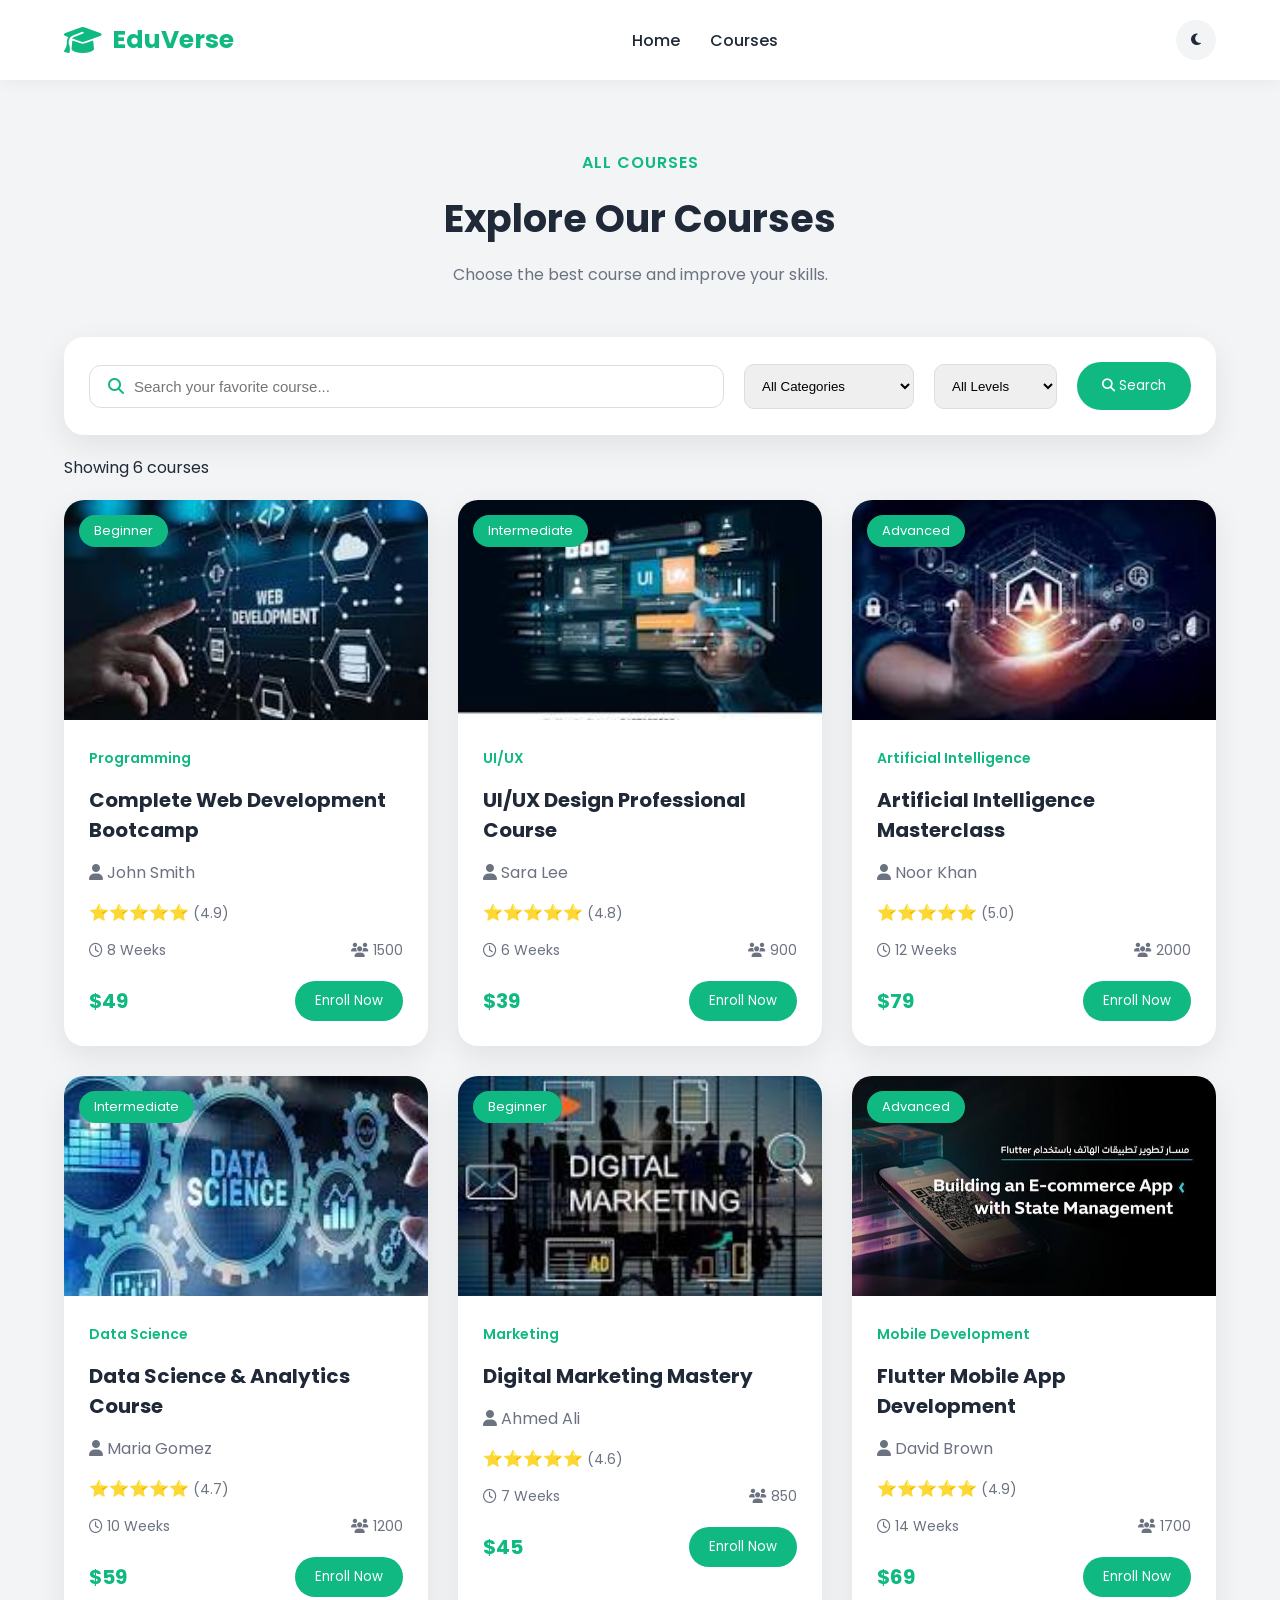
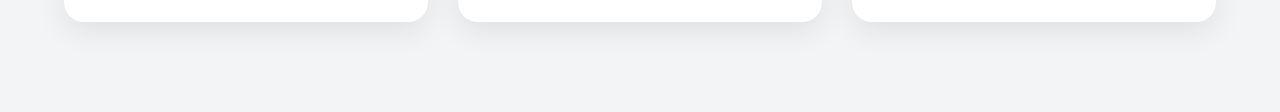
<file: courses.html>
<!DOCTYPE html>
<html lang="en">

<head>
    <meta charset="UTF-8">
    <meta name="viewport" content="width=device-width, initial-scale=1.0">

    <title>EduVerse | Courses</title>

    <link rel="stylesheet" href="css/style.css">
    <link rel="stylesheet" href="css/responsive.css">

    <link rel="stylesheet"
        href="https://cdnjs.cloudflare.com/ajax/libs/font-awesome/6.5.0/css/all.min.css">
</head>

<body>

    <!-- Header -->
   
<header>
    <div class="container">

        <h2 class="logo">
            <i class="fa-solid fa-graduation-cap"></i>
            EduVerse
        </h2>

        <nav id="navbar">
            <ul>
                <li><a href="index.html">Home</a></li>
                <li><a href="courses.html" class="active">Courses</a></li>
            </ul>
        </nav>

        <div class="header-buttons">

            <button id="darkMode" aria-label="Toggle dark mode">
                <i class="fa-solid fa-moon"></i>
            </button>
            <button id="menuBtn">
    <i class="fa-solid fa-bars"></i>
</button>

        </div>

    </div>
</header>


    <!-- Courses Section -->
    <section class="courses" style="padding-top:150px;">

        <div class="container">

            <div class="section-header">

                <span class="subtitle">All Courses</span>

                <h2>Explore Our Courses</h2>

                <p>
                    Choose the best course and improve your skills.
                </p>

            </div>


            <!-- Search & Filters -->
            <div class="search-box">

                <div class="input-box">
                    <i class="fa-solid fa-magnifying-glass"></i>

                    <input
                        type="text"
                        id="searchInput"
                        placeholder="Search your favorite course...">
                </div>

                <select id="categoryFilter">
                    <option value="all">All Categories</option>
                    <option value="Programming">Programming</option>
                    <option value="UI/UX">UI/UX</option>
                    <option value="Artificial Intelligence">Artificial Intelligence</option>
                    <option value="Data Science">Data Science</option>
                    <option value="Marketing">Marketing</option>
                    <option value="Mobile Development">Mobile Development</option>
                </select>

                <select id="levelFilter">
                    <option value="all">All Levels</option>
                    <option value="Beginner">Beginner</option>
                    <option value="Intermediate">Intermediate</option>
                    <option value="Advanced">Advanced</option>
                </select>

                <button id="searchBtn">
                    <i class="fa-solid fa-magnifying-glass"></i>
                    Search
                </button>

            </div>


            <!-- Results Count -->
            <p id="resultsCount" style="margin: 20px 0;">
                Showing 6 courses
            </p>


            <!-- Courses Grid -->
            <div class="courses-grid" id="coursesGrid">


                <!-- Course 1 -->
                <div class="course-card"
                    data-category="Programming"
                    data-level="Beginner">

                    <div class="course-image">

                        <img src="asestes/IMAGES/web.jpg"
                            alt="Web Development">

                        <span class="level">Beginner</span>

                    </div>

                    <div class="course-content">

                        <span class="course-category">Programming</span>

                        <h3>Complete Web Development Bootcamp</h3>

                        <p class="instructor">
                            <i class="fa-solid fa-user"></i>
                            John Smith
                        </p>

                        <div class="rating">
                            ⭐⭐⭐⭐⭐ <span>(4.9)</span>
                        </div>

                        <div class="course-info">

                            <span>
                                <i class="fa-regular fa-clock"></i>
                                8 Weeks
                            </span>

                            <span>
                                <i class="fa-solid fa-users"></i>
                                1500
                            </span>

                        </div>

                        <div class="course-footer">

                            <h3>$49</h3>

                            <button class="enroll-btn">
                                Enroll Now
                            </button>

                        </div>

                    </div>
                </div>


                <!-- Course 2 -->
                <div class="course-card"
                    data-category="UI/UX"
                    data-level="Intermediate">

                    <div class="course-image">

                        <img src="asestes/IMAGES/ui ux (1).jpg"
                            alt="UI UX">

                        <span class="level">Intermediate</span>

                    </div>

                    <div class="course-content">

                        <span class="course-category">UI/UX</span>

                        <h3>UI/UX Design Professional Course</h3>

                        <p class="instructor">
                            <i class="fa-solid fa-user"></i>
                            Sara Lee
                        </p>

                        <div class="rating">
                            ⭐⭐⭐⭐⭐ <span>(4.8)</span>
                        </div>

                        <div class="course-info">

                            <span>
                                <i class="fa-regular fa-clock"></i>
                                6 Weeks
                            </span>

                            <span>
                                <i class="fa-solid fa-users"></i>
                                900
                            </span>

                        </div>

                        <div class="course-footer">

                            <h3>$39</h3>

                            <button class="enroll-btn">
                                Enroll Now
                            </button>

                        </div>

                    </div>
                </div>


                <!-- Course 3 -->
                <div class="course-card"
                    data-category="Artificial Intelligence"
                    data-level="Advanced">

                    <div class="course-image">

                        <img src="asestes/IMAGES/ai (1).jpg"
                            alt="Artificial Intelligence">

                        <span class="level">Advanced</span>

                    </div>

                    <div class="course-content">

                        <span class="course-category">
                            Artificial Intelligence
                        </span>

                        <h3>Artificial Intelligence Masterclass</h3>

                        <p class="instructor">
                            <i class="fa-solid fa-user"></i>
                            Noor Khan
                        </p>

                        <div class="rating">
                            ⭐⭐⭐⭐⭐ <span>(5.0)</span>
                        </div>

                        <div class="course-info">

                            <span>
                                <i class="fa-regular fa-clock"></i>
                                12 Weeks
                            </span>

                            <span>
                                <i class="fa-solid fa-users"></i>
                                2000
                            </span>

                        </div>

                        <div class="course-footer">

                            <h3>$79</h3>

                            <button class="enroll-btn">
                                Enroll Now
                            </button>

                        </div>

                    </div>
                </div>


                <!-- Course 4 -->
                <div class="course-card"
                    data-category="Data Science"
                    data-level="Intermediate">

                    <div class="course-image">

                        <img src="asestes/IMAGES/data (1).jpg"
                            alt="Data Science">

                        <span class="level">Intermediate</span>

                    </div>

                    <div class="course-content">

                        <span class="course-category">Data Science</span>

                        <h3>Data Science & Analytics Course</h3>

                        <p class="instructor">
                            <i class="fa-solid fa-user"></i>
                            Maria Gomez
                        </p>

                        <div class="rating">
                            ⭐⭐⭐⭐⭐ <span>(4.7)</span>
                        </div>

                        <div class="course-info">

                            <span>
                                <i class="fa-regular fa-clock"></i>
                                10 Weeks
                            </span>

                            <span>
                                <i class="fa-solid fa-users"></i>
                                1200
                            </span>

                        </div>

                        <div class="course-footer">

                            <h3>$59</h3>

                            <button class="enroll-btn">
                                Enroll Now
                            </button>

                        </div>

                    </div>
                </div>


                <!-- Course 5 -->
                <div class="course-card"
                    data-category="Marketing"
                    data-level="Beginner">

                    <div class="course-image">

                        <img src="asestes/IMAGES/digital (1).jpg"
                            alt="Digital Marketing">

                        <span class="level">Beginner</span>

                    </div>

                    <div class="course-content">

                        <span class="course-category">Marketing</span>

                        <h3>Digital Marketing Mastery</h3>

                        <p class="instructor">
                            <i class="fa-solid fa-user"></i>
                            Ahmed Ali
                        </p>

                        <div class="rating">
                            ⭐⭐⭐⭐⭐ <span>(4.6)</span>
                        </div>

                        <div class="course-info">

                            <span>
                                <i class="fa-regular fa-clock"></i>
                                7 Weeks
                            </span>

                            <span>
                                <i class="fa-solid fa-users"></i>
                                850
                            </span>

                        </div>

                        <div class="course-footer">

                            <h3>$45</h3>

                            <button class="enroll-btn">
                                Enroll Now
                            </button>

                        </div>

                    </div>
                </div>


                <!-- Course 6 -->
                <div class="course-card"
                    data-category="Mobile Development"
                    data-level="Advanced">

                    <div class="course-image">

                        <img src="asestes/IMAGES/images.jpg"
                            alt="Mobile Development">

                        <span class="level">Advanced</span>

                    </div>

                    <div class="course-content">

                        <span class="course-category">
                            Mobile Development
                        </span>

                        <h3>Flutter Mobile App Development</h3>

                        <p class="instructor">
                            <i class="fa-solid fa-user"></i>
                            David Brown
                        </p>

                        <div class="rating">
                            ⭐⭐⭐⭐⭐ <span>(4.9)</span>
                        </div>

                        <div class="course-info">

                            <span>
                                <i class="fa-regular fa-clock"></i>
                                14 Weeks
                            </span>

                            <span>
                                <i class="fa-solid fa-users"></i>
                                1700
                            </span>

                        </div>

                        <div class="course-footer">

                            <h3>$69</h3>

                            <button class="enroll-btn">
                                Enroll Now
                            </button>

                        </div>

                    </div>
                </div>


            </div>


            <!-- No Results Message -->
            <div id="noResults" style="display:none; text-align:center; padding:40px 0;">
                <i class="fa-solid fa-book-open"
                    style="font-size:40px; margin-bottom:15px;"></i>

                <h3>No Courses Found</h3>

                <p>Try changing your search or filters.</p>
            </div>


        </div>

    </section>


    <script src="JS/main.js"></script>

</body>
</html>
</file>
<file: css/style.css>
/* ===============================
   EduVerse Main Styles
   Emerald Theme
================================ */


/* ===== Google Font ===== */

@import url('https://fonts.googleapis.com/css2?family=Poppins:wght@300;400;500;600;700;800&display=swap');



/* ===== Root Variables ===== */

:root {

    --primary-color: #10B981;
    --primary-dark: #059669;

    --dark-color: #1F2937;

    --gray-color: #6B7280;

    --light-gray: #F3F4F6;

    --white: #FFFFFF;

    --shadow:
    0 10px 30px rgba(0,0,0,0.08);

    --transition:
    all 0.3s ease;

}





/* ===== Reset ===== */


* {

    margin:0;
    padding:0;
    box-sizing:border-box;

}



html {

    scroll-behavior:smooth;

}



body {

    font-family:'Poppins',sans-serif;

    color:var(--dark-color);

    background:var(--white);

    overflow-x:hidden;

}



a {

    text-decoration:none;

    color:inherit;

}



img {

    width:100%;

    display:block;

}



button {

    font-family:inherit;

    cursor:pointer;

}



ul {

    list-style:none;

}





/* ===== Container ===== */


.container {

    width:90%;

    max-width:1200px;

    margin:auto;

}






/* ================= Loader ================= */


.loader {

    position:fixed;

    top:0;

    left:0;

    width:100%;

    height:100vh;

    background:white;

    display:flex;

    justify-content:center;

    align-items:center;

    flex-direction:column;

    z-index:9999;

}


.loader h2 {

    color:var(--primary-color);

    margin-top:20px;

}



.spinner {

    width:50px;

    height:50px;

    border-radius:50%;

    border:5px solid #eee;

    border-top-color:var(--primary-color);

    animation:spin 1s linear infinite;

}


@keyframes spin {


    to {

        transform:rotate(360deg);

    }

}





/* ================= Scroll Button ================= */


#topBtn {


    position:fixed;

    right:25px;

    bottom:25px;

    width:45px;

    height:45px;

    border:none;

    border-radius:50%;

    background:var(--primary-color);

    color:white;

    display:none;

    align-items:center;

    justify-content:center;

    z-index:1000;

    transition:var(--transition);


}



#topBtn:hover {


    background:var(--primary-dark);

    transform:translateY(-5px);

}







/* ================= Buttons ================= */


.primary-btn {


    background:var(--primary-color);

    color:white;

    padding:14px 30px;

    border-radius:30px;

    display:inline-flex;

    align-items:center;

    gap:10px;

    transition:var(--transition);

    font-weight:600;


}


.primary-btn:hover {


    background:var(--primary-dark);

    transform:translateY(-3px);


}



.secondary-btn {


    padding:14px 30px;

    border-radius:30px;

    border:2px solid white;

    color:white;

    display:inline-flex;

    gap:10px;

    align-items:center;

    transition:var(--transition);


}



.secondary-btn:hover {


    background:white;

    color:var(--primary-color);


}







/* ================= Header ================= */



header {


    position:fixed;

    top:0;

    left:0;

    width:100%;

    background:white;

    z-index:999;

    box-shadow:0 2px 15px rgba(0,0,0,.05);

}



header .container {


    height:80px;

    display:flex;

    justify-content:space-between;

    align-items:center;


}





.logo {


    font-size:25px;

    font-weight:700;

    color:var(--primary-color);

    display:flex;

    align-items:center;

    gap:10px;


}



.logo i {


    font-size:30px;

}





nav ul {


    display:flex;

    gap:30px;


}



nav ul li a {


    font-weight:500;

    color:var(--dark-color);

    position:relative;

    transition:var(--transition);


}



nav ul li a::after {


    content:"";

    position:absolute;

    width:0;

    height:2px;

    background:var(--primary-color);

    bottom:-8px;

    left:0;

    transition:.3s;


}



nav ul li a:hover::after,

nav ul li a.active::after {


    width:100%;


}






.header-buttons {


    display:flex;

    align-items:center;

    gap:15px;


}



#darkMode {


    width:40px;

    height:40px;

    border-radius:50%;

    border:none;

    background:var(--light-gray);

    color:var(--dark-color);


}



.login-btn {


    padding:10px 22px;

    background:var(--primary-color);

    color:white;

    border-radius:25px;


}




#menuBtn {


    display:none;

    border:none;

    background:none;

    font-size:25px;


}





/* ================= Hero ================= */


.hero {


    min-height:100vh;

    background:

    url("../assets/images/hero-bg.jpg")

    center/cover no-repeat;


    position:relative;

    display:flex;

    align-items:center;

    color:white;


}



.hero .overlay {


    position:absolute;

    inset:0;

    background:

    linear-gradient(

    90deg,

    rgba(0,0,0,.7),

    rgba(0,0,0,.3)

    );


}



.hero-container {


    position:relative;

    display:flex;

    align-items:center;

    justify-content:space-between;

    gap:40px;

    padding-top:80px;


}




.hero-text {


    width:55%;


}



.badge {


    background:rgba(16,185,129,.2);

    color:#fff;

    padding:8px 20px;

    border-radius:30px;

    display:inline-flex;

    gap:8px;

    margin-bottom:20px;


}



.hero h1 {


    font-size:55px;

    line-height:1.2;

    margin-bottom:20px;


}



.hero h1 span {


    color:var(--primary-color);


}



.hero p {


    font-size:18px;

    line-height:1.8;

    margin-bottom:30px;


}



.hero-buttons {


    display:flex;

    gap:20px;

    margin-bottom:40px;


}



.hero-info {


    display:flex;

    gap:35px;


}



.hero-info div {


    text-align:center;


}



.hero-info i {


    font-size:25px;

    color:var(--primary-color);


}


.hero-info h3 {


    font-size:25px;

    margin:8px 0;


}



.hero-image {


    width:40%;


}



.hero-image img {


    max-width:450px;

    animation:float 3s infinite ease-in-out;


}



@keyframes float {


    50% {

        transform:translateY(-15px);

    }

}
/* ================= Search Section ================= */


.search-section {

    padding:40px 0;

    background:var(--light-gray);

}



.search-box {

    background:white;

    padding:25px;

    border-radius:20px;

    box-shadow:var(--shadow);

    display:flex;

    align-items:center;

    gap:20px;

}



.input-box {

    flex:1;

    display:flex;

    align-items:center;

    gap:10px;

    border:1px solid #ddd;

    padding:12px 18px;

    border-radius:12px;

}



.input-box i {

    color:var(--primary-color);

}



.input-box input {

    border:none;

    outline:none;

    width:100%;

    font-size:15px;

}



.search-box select {

    padding:13px;

    border-radius:10px;

    border:1px solid #ddd;

    outline:none;

}



.search-box button {

    background:var(--primary-color);

    color:white;

    border:none;

    padding:14px 25px;

    border-radius:25px;

}





/* ================= Section Header ================= */


.section-header {

    text-align:center;

    margin-bottom:50px;

}



.subtitle {

    color:var(--primary-color);

    font-weight:600;

    text-transform:uppercase;

    letter-spacing:1px;

}



.section-header h2 {

    font-size:38px;

    margin:15px 0;

}



.section-header p {

    color:var(--gray-color);

}







/* ================= Categories ================= */


.categories {

    padding:90px 0;

}



.categories-grid {


    display:grid;

    grid-template-columns:repeat(3,1fr);

    gap:25px;


}



.category-card {


    background:white;

    padding:35px 25px;

    text-align:center;

    border-radius:20px;

    box-shadow:var(--shadow);

    transition:var(--transition);


}



.category-card:hover {


    transform:translateY(-10px);


}



.category-card .icon {


    width:70px;

    height:70px;

    margin:auto;

    border-radius:50%;

    display:flex;

    align-items:center;

    justify-content:center;

    background:#D1FAE5;

    color:var(--primary-color);

    font-size:30px;

    margin-bottom:20px;


}



.category-card h3 {

    margin-bottom:10px;

}



.category-card p {


    color:var(--gray-color);

    font-size:14px;


}







/* ================= Courses ================= */


.courses {

    background:var(--light-gray);

    padding:90px 0;


}



.courses-grid {


    display:grid;

    grid-template-columns:repeat(3,1fr);

    gap:30px;


}



.course-card {


    background:white;

    border-radius:20px;

    overflow:hidden;

    box-shadow:var(--shadow);

    transition:var(--transition);


}



.course-card:hover {


    transform:translateY(-10px);


}





.course-image {


    height:220px;

    position:relative;

    overflow:hidden;


}



.course-image img {


    height:100%;

    object-fit:cover;

    transition:.4s;


}



.course-card:hover .course-image img {


    transform:scale(1.1);


}



.level {


    position:absolute;

    top:15px;

    left:15px;

    background:var(--primary-color);

    color:white;

    padding:6px 15px;

    border-radius:20px;

    font-size:13px;


}



.favorite {


    position:absolute;

    right:15px;

    top:15px;

    width:40px;

    height:40px;

    border:none;

    border-radius:50%;

    background:white;

    color:var(--primary-color);

}



.course-content {


    padding:25px;


}



.course-category {


    color:var(--primary-color);

    font-size:14px;

    font-weight:600;

}



.course-content h3 {


    font-size:20px;

    margin:15px 0;


}



.instructor {


    color:var(--gray-color);

}



.rating {


    margin:15px 0;

}



.rating span {


    color:var(--gray-color);

    font-size:14px;


}



.course-info {


    display:flex;

    justify-content:space-between;

    color:var(--gray-color);

    font-size:14px;

    margin-bottom:20px;


}



.course-footer {


    display:flex;

    justify-content:space-between;

    align-items:center;


}



.course-footer h3 {


    color:var(--primary-color);

    margin:0;


}



.enroll-btn {


    background:var(--primary-color);

    border:none;

    color:white;

    padding:10px 20px;

    border-radius:25px;


}



.view-all {


    text-align:center;

    margin-top:40px;


}



.view-all button {


    background:white;

    border:2px solid var(--primary-color);

    color:var(--primary-color);

    padding:12px 35px;

    border-radius:30px;

    font-weight:600;


}







/* ================= Statistics ================= */


.stats {


    padding:70px 0;

    background:white;


}



.stats-grid {


    display:grid;

    grid-template-columns:repeat(4,1fr);

    gap:25px;


}



.stat-card {


    text-align:center;

    background:var(--light-gray);

    padding:35px 20px;

    border-radius:20px;


}



.stat-card i {


    color:var(--primary-color);

    font-size:35px;

    margin-bottom:15px;


}



.stat-card h2 {


    font-size:35px;

    color:var(--dark-color);


}



.stat-card p {


    color:var(--gray-color);


}
/* ================= About / Features ================= */


.about {

    padding:90px 0;

    background:white;

}



.features-grid {


    display:grid;

    grid-template-columns:repeat(4,1fr);

    gap:25px;


}



.feature-card {


    background:var(--light-gray);

    padding:35px 25px;

    border-radius:20px;

    text-align:center;

    transition:var(--transition);


}



.feature-card:hover {


    transform:translateY(-10px);

    background:#D1FAE5;


}



.feature-icon {


    width:70px;

    height:70px;

    background:var(--primary-color);

    color:white;

    border-radius:50%;

    display:flex;

    justify-content:center;

    align-items:center;

    margin:auto;

    font-size:28px;

    margin-bottom:20px;


}



.feature-card h3 {


    margin-bottom:15px;

}



.feature-card p {


    color:var(--gray-color);

    font-size:14px;

    line-height:1.7;


}







/* ================= Instructors ================= */


.instructors {


    padding:90px 0;

    background:var(--light-gray);


}



.instructors-grid {


    display:grid;

    grid-template-columns:repeat(3,1fr);

    gap:30px;


}



.instructor-card {


    background:white;

    text-align:center;

    padding-bottom:25px;

    border-radius:20px;

    overflow:hidden;

    box-shadow:var(--shadow);

    transition:var(--transition);


}



.instructor-card:hover {


    transform:translateY(-10px);


}



.instructor-card img {


    height:300px;

    object-fit:cover;


}



.instructor-card h3 {


    margin-top:20px;


}



.instructor-card p {


    color:var(--gray-color);

    margin:10px 0;


}



.social {


    display:flex;

    justify-content:center;

    gap:15px;


}



.social a {


    width:35px;

    height:35px;

    border-radius:50%;

    background:#D1FAE5;

    color:var(--primary-color);

    display:flex;

    align-items:center;

    justify-content:center;


}







/* ================= Reviews ================= */


.reviews {


    padding:90px 0;

    background:white;


}



.reviews-slider {


    display:grid;

    grid-template-columns:repeat(3,1fr);

    gap:25px;


}



.review-card {


    background:var(--light-gray);

    padding:30px;

    text-align:center;

    border-radius:20px;

    transition:var(--transition);


}



.review-card:hover {


    transform:translateY(-8px);


}



.review-card img {


    width:90px;

    height:90px;

    border-radius:50%;

    object-fit:cover;

    margin:0 auto 20px;


}



.stars {


    color:#FBBF24;

    margin-bottom:15px;


}



.review-card p {


    color:var(--gray-color);

    line-height:1.8;

    margin-bottom:15px;


}







/* ================= FAQ ================= */


.faq {


    padding:90px 0;

    background:var(--light-gray);


}



.faq-container {


    max-width:850px;

    margin:auto;


}



.faq-item {


    background:white;

    margin-bottom:15px;

    border-radius:15px;

    overflow:hidden;


}



.faq-question {


    width:100%;

    padding:20px;

    background:white;

    border:none;

    display:flex;

    justify-content:space-between;

    align-items:center;

    font-size:16px;

    font-weight:600;

    color:var(--dark-color);


}



.faq-question i {


    color:var(--primary-color);

}



.faq-answer {


    max-height:0;

    overflow:hidden;

    transition:.4s;


}



.faq-answer p {


    padding:0 20px 20px;

    color:var(--gray-color);

    line-height:1.7;


}



.faq-item.active .faq-answer {


    max-height:200px;


}



.faq-item.active .faq-question i {


    transform:rotate(45deg);


}







/* ================= Scroll Animation ================= */


.hidden {


    opacity:0;

    transform:translateY(40px);

    transition:.7s;


}



.show {


    opacity:1;

    transform:translateY(0);


}
/* ================= CTA ================= */


.cta {


    padding:90px 0;

    background:

    linear-gradient(

    135deg,

    var(--primary-color),

    var(--primary-dark)

    );

    color:white;

    text-align:center;


}



.cta-content h2 {


    font-size:40px;

    margin-bottom:20px;


}



.cta-content p {


    font-size:18px;

    margin-bottom:35px;

}



.cta .primary-btn {


    background:white;

    color:var(--primary-color);


}



.cta .primary-btn:hover {


    background:#f3f4f6;


}







/* ================= Newsletter ================= */


.newsletter {


    padding:70px 0;

    background:white;


}



.newsletter-box {


    background:var(--light-gray);

    padding:40px;

    border-radius:25px;

    display:flex;

    justify-content:space-between;

    align-items:center;

    gap:30px;


}



.newsletter-box h2 {


    margin-bottom:10px;


}



.newsletter-box p {


    color:var(--gray-color);


}



.newsletter-box form {


    display:flex;

    gap:10px;


}



.newsletter-box input {


    width:280px;

    padding:15px 20px;

    border-radius:30px;

    border:1px solid #ddd;

    outline:none;


}



.newsletter-box button {


    border:none;

    background:var(--primary-color);

    color:white;

    padding:15px 30px;

    border-radius:30px;


}







/* ================= Footer ================= */


footer {


    background:#111827;

    color:white;

    padding:70px 0 20px;


}



.footer-grid {


    display:grid;

    grid-template-columns:repeat(4,1fr);

    gap:40px;


}



.footer-about .logo {


    color:white;

    margin-bottom:20px;


}



.footer-about p {


    color:#9CA3AF;

    line-height:1.8;


}



.social-links {


    display:flex;

    gap:15px;

    margin-top:20px;


}



.social-links a {


    width:40px;

    height:40px;

    border-radius:50%;

    background:#374151;

    display:flex;

    align-items:center;

    justify-content:center;

    transition:.3s;


}



.social-links a:hover {


    background:var(--primary-color);


}





.footer-links h3,

.footer-contact h3 {


    margin-bottom:20px;


}



.footer-links a {


    display:block;

    color:#9CA3AF;

    margin-bottom:12px;

    transition:.3s;


}



.footer-links a:hover {


    color:var(--primary-color);


}



.footer-contact p {


    color:#9CA3AF;

    margin-bottom:15px;


}



.footer-contact i {


    color:var(--primary-color);

    margin-right:10px;


}



.footer-bottom {


    border-top:1px solid #374151;

    margin-top:40px;

    padding-top:20px;

    text-align:center;

    color:#9CA3AF;


}
















/* ================= Favorite Button ================= */


.favorite.active {


    background:#FEE2E2;

    color:#EF4444;


}



.favorite.active i {


    font-weight:900;


}







/* ================= Animations ================= */


@keyframes fadeUp {


    from {


        opacity:0;

        transform:translateY(40px);


    }


    to {


        opacity:1;

        transform:translateY(0);


    }


}



.fade-up {


    animation:fadeUp .8s ease forwards;


}







/* ================= Toast Notification ================= */


.toast {


    position:fixed;

    bottom:30px;

    left:50%;

    transform:translateX(-50%);

    background:#111827;

    color:white;

    padding:15px 30px;

    border-radius:30px;

    opacity:0;

    pointer-events:none;

    transition:.4s;

    z-index:9999;


}



.toast.show {


    opacity:1;


}





/* ================= Selection ================= */


::selection {


    background:var(--primary-color);

    color:white;


}


/* =========================================
   EDUVERSE DARK MODE
========================================= */

body.dark {
    background: #111827;
    color: #F3F4F6;
}

/* Main Sections */
body.dark .search-section,
body.dark .courses,
body.dark .stats,
body.dark .about,
body.dark .instructors,
body.dark .reviews,
body.dark .faq,
body.dark .newsletter {
    background: #111827;
}

/* Header */
body.dark header {
    background: #1F2937;
}

body.dark nav ul li a {
    color: #F9FAFB;
}

body.dark #darkMode {
    background: #374151;
    color: #F9FAFB;
}

/* Headings */
body.dark h1,
body.dark h2,
body.dark h3,
body.dark h4,
body.dark .section-header h2,
body.dark .category-card h3,
body.dark .course-content h3,
body.dark .feature-card h3,
body.dark .instructor-card h3,
body.dark .stat-card h2,
body.dark .newsletter-box h2,
body.dark .faq-question {
    color: #F9FAFB;
}

/* Paragraphs and Secondary Text */
body.dark p,
body.dark .section-header p,
body.dark .category-card p,
body.dark .feature-card p,
body.dark .review-card p,
body.dark .instructor-card p,
body.dark .instructor,
body.dark .course-info,
body.dark .rating span {
    color: #D1D5DB;
}

/* Cards */
body.dark .course-card,
body.dark .category-card,
body.dark .feature-card,
body.dark .stat-card,
body.dark .instructor-card,
body.dark .review-card,
body.dark .faq-item,
body.dark .newsletter-box {
    background: #1F2937;
    color: #F3F4F6;
}

/* Feature Hover */
body.dark .feature-card:hover {
    background: #263B3A;
}

/* Search Box */
body.dark .search-box {
    background: #1F2937;
}

body.dark .input-box {
    border-color: #4B5563;
}

body.dark .input-box input,
body.dark .search-box select,
body.dark .newsletter-box input {
    background: #374151;
    color: #F9FAFB;
    border-color: #4B5563;
}

body.dark input::placeholder {
    color: #9CA3AF;
}

/* FAQ */
body.dark .faq-question {
    background: #1F2937;
}

body.dark .faq-answer p {
    color: #D1D5DB;
}

/* Social Links */
body.dark .social a {
    background: #374151;
}

/* Footer */
body.dark footer {
    background: #0B1120;
}

/* Mobile Navigation */
@media (max-width: 900px) {
    body.dark nav {
        background: #1F2937;
    }
}
</file>
<file: css/responsive.css>
/* ===================================
   EduVerse Responsive Design
   Mobile + Tablet + Small Screens
=================================== */


/* ================= Large Tablets ================= */

@media(max-width:1100px){


    .hero-container{

        gap:20px;

    }


    .hero h1{

        font-size:45px;

    }


    .hero-info{

        gap:20px;

    }



    .categories-grid{

        grid-template-columns:repeat(2,1fr);

    }



    .courses-grid{

        grid-template-columns:repeat(2,1fr);

    }



    .features-grid{

        grid-template-columns:repeat(2,1fr);

    }



    .stats-grid{

        grid-template-columns:repeat(2,1fr);

    }



    .footer-grid{

        grid-template-columns:repeat(2,1fr);

    }


}







/* ================= Tablet ================= */


@media(max-width:900px){



    header .container{

        height:70px;

    }




    nav{

        position:absolute;

        top:70px;

        left:0;

        width:100%;

        background:white;

        display:none;

        box-shadow:0 10px 20px rgba(0,0,0,.1);

    }




    nav.active{

        display:block;

    }





    nav ul{

        flex-direction:column;

        padding:25px;

        gap:20px;

    }





    .header-buttons .login-btn {
    display: inline-flex;
    align-items: center;
    justify-content: center;
    font-size: 12px;
    padding: 10px 12px;
    white-space: nowrap;
}





    #menuBtn{

        display:block;

    }





    .hero-container{

        flex-direction:column;

        text-align:center;

        padding-top:120px;

    }





    .hero-text{

        width:100%;

    }





    .hero-image{

        width:70%;

    }





    .hero h1{

        font-size:40px;

    }





    .hero-buttons{

        justify-content:center;

    }





    .hero-info{

        justify-content:center;

        flex-wrap:wrap;

    }






    .search-box{

        flex-direction:column;

        align-items:stretch;

    }





    .search-box select,

    .search-box button{

        width:100%;

    }





    .newsletter-box{

        flex-direction:column;

        text-align:center;

    }


}









/* ================= Mobile ================= */


@media(max-width:600px){



    .container{

        width:92%;

    }





    .logo{

        font-size:21px;

    }





    .hero h1{

        font-size:32px;

    }





    .hero p{

        font-size:15px;

    }





    .hero-buttons{

        flex-direction:column;

        align-items:center;

    }





    .primary-btn,

    .secondary-btn{

        width:100%;

        justify-content:center;

    }





    .hero-image{

        width:90%;

    }






    .hero-info{

        flex-direction:column;

    }







    .section-header h2{

        font-size:28px;

    }






    .categories-grid,

    .courses-grid,

    .features-grid,

    .instructors-grid,

    .reviews-slider{

        grid-template-columns:1fr;

    }







    .course-image{

        height:200px;

    }







    .stat-card h2{

        font-size:30px;

    }






    .stats-grid{

        grid-template-columns:1fr;

    }






    .instructor-card img{

        height:260px;

    }







    .newsletter-box{

        padding:25px;

    }







    .newsletter-box form{

        flex-direction:column;

        width:100%;

    }






    .newsletter-box input,

    .newsletter-box button{

        width:100%;

    }






    .footer-grid{

        grid-template-columns:1fr;

        text-align:center;

    }





    .social-links{

        justify-content:center;

    }






    .footer-contact p{

        font-size:14px;

    }





}








/* ================= Small Phones ================= */


@media(max-width:400px){



    .hero h1{

        font-size:28px;

    }
    .hero-info h3{

        font-size:22px;

    }
    .course-content h3{

        font-size:18px;

    }
    .cta-content h2{

        font-size:28px;

    }
}
</file>
